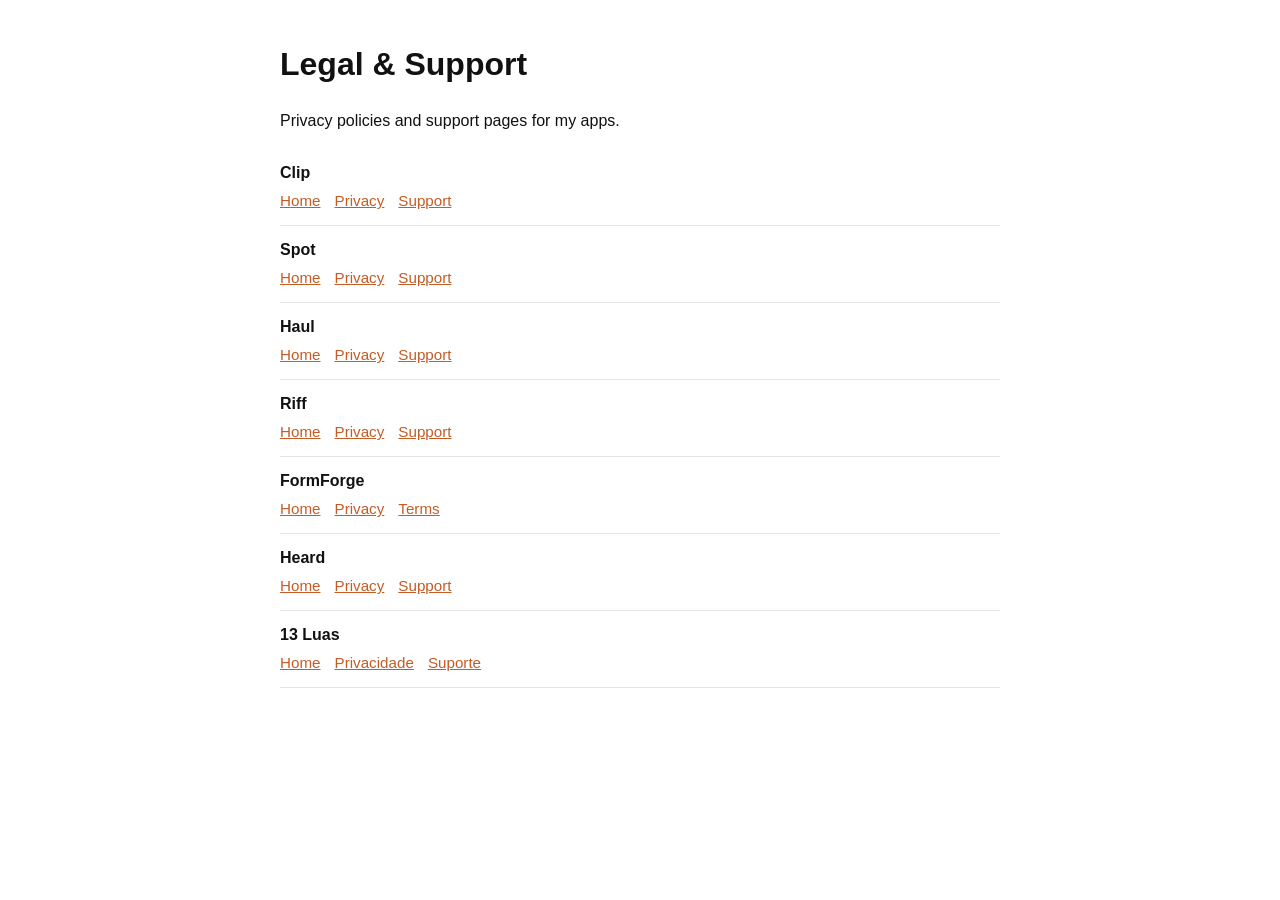
<file: index.html>
<!DOCTYPE html>
<html lang="en">
<head>
  <meta charset="utf-8" />
  <meta name="viewport" content="width=device-width, initial-scale=1" />
  <title>App Legal &amp; Support</title>
  <style>
    :root { color-scheme: light dark; }
    body { font-family: -apple-system, BlinkMacSystemFont, "Segoe UI", sans-serif;
           max-width: 720px; margin: 40px auto; padding: 0 20px; line-height: 1.5; color: #111; }
    a { color: #c45c26; }
    ul { list-style: none; padding: 0; }
    li { padding: 12px 0; border-bottom: 1px solid #e5e5e5; }
    .links a { margin-right: 14px; font-size: 0.95rem; }
    .name { font-weight: 600; display: block; margin-bottom: 4px; }
    @media (prefers-color-scheme: dark) {
      body { color: #eee; background: #111; }
      li { border-bottom-color: #333; }
    }
  </style>
</head>
<body>
  <h1>Legal &amp; Support</h1>
  <p>Privacy policies and support pages for my apps.</p>
  <ul>
    <li><span class="name">Clip</span><span class="links"><a href="clip/">Home</a><a href="clip/privacy.html">Privacy</a><a href="clip/support.html">Support</a></span></li>
    <li><span class="name">Spot</span><span class="links"><a href="spot/">Home</a><a href="spot/privacy/">Privacy</a><a href="spot/support/">Support</a></span></li>
    <li><span class="name">Haul</span><span class="links"><a href="haul/">Home</a><a href="haul/privacy.html">Privacy</a><a href="haul/support.html">Support</a></span></li>
    <li><span class="name">Riff</span><span class="links"><a href="riff/">Home</a><a href="riff/privacy.html">Privacy</a><a href="riff/support.html">Support</a></span></li>
    <li><span class="name">FormForge</span><span class="links"><a href="formforge/">Home</a><a href="formforge/privacy/">Privacy</a><a href="formforge/terms/">Terms</a></span></li>
    <li><span class="name">Heard</span><span class="links"><a href="heard/">Home</a><a href="heard/privacy.html">Privacy</a><a href="heard/support.html">Support</a></span></li>
    <li><span class="name">13 Luas</span><span class="links"><a href="treze-luas/">Home</a><a href="treze-luas/privacy.html">Privacidade</a><a href="treze-luas/support.html">Suporte</a></span></li>
  </ul>
</body>
</html>
</file>
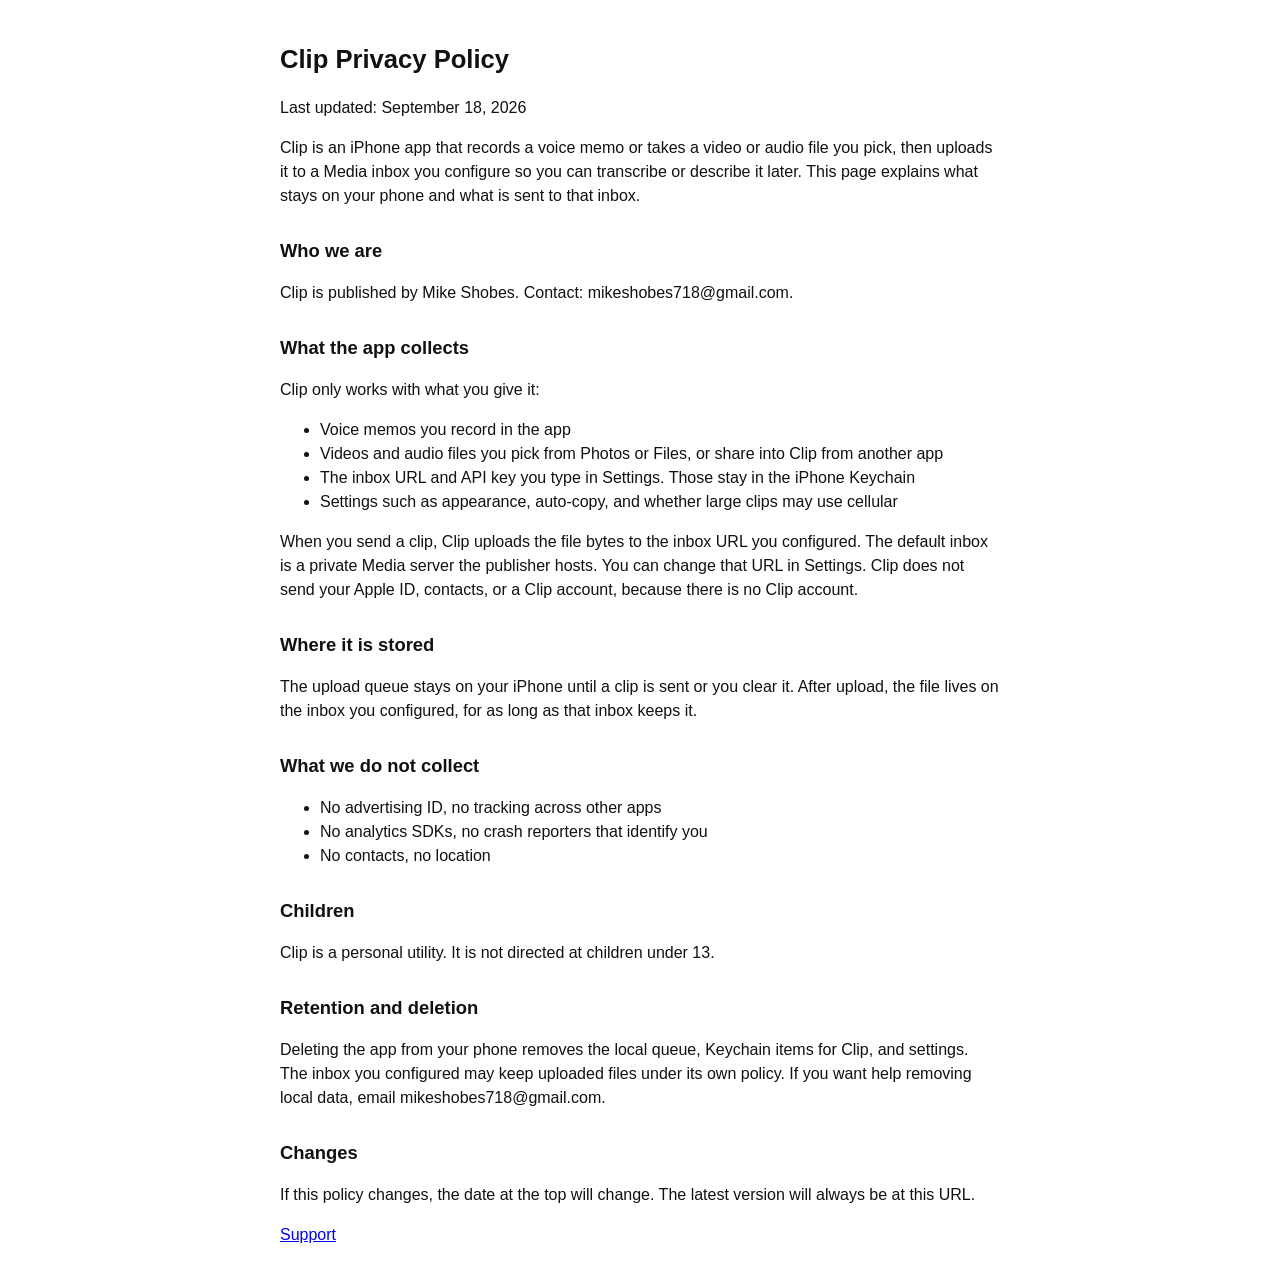
<file: clip/index.html>
<!DOCTYPE html>
<html lang="en">
<head>
  <meta charset="utf-8">
  <title>Clip</title>
  <meta http-equiv="refresh" content="0; url=./privacy.html">
</head>
<body>
  <p><a href="./privacy.html">Privacy Policy</a> · <a href="./support.html">Support</a></p>
</body>
</html>
</file>
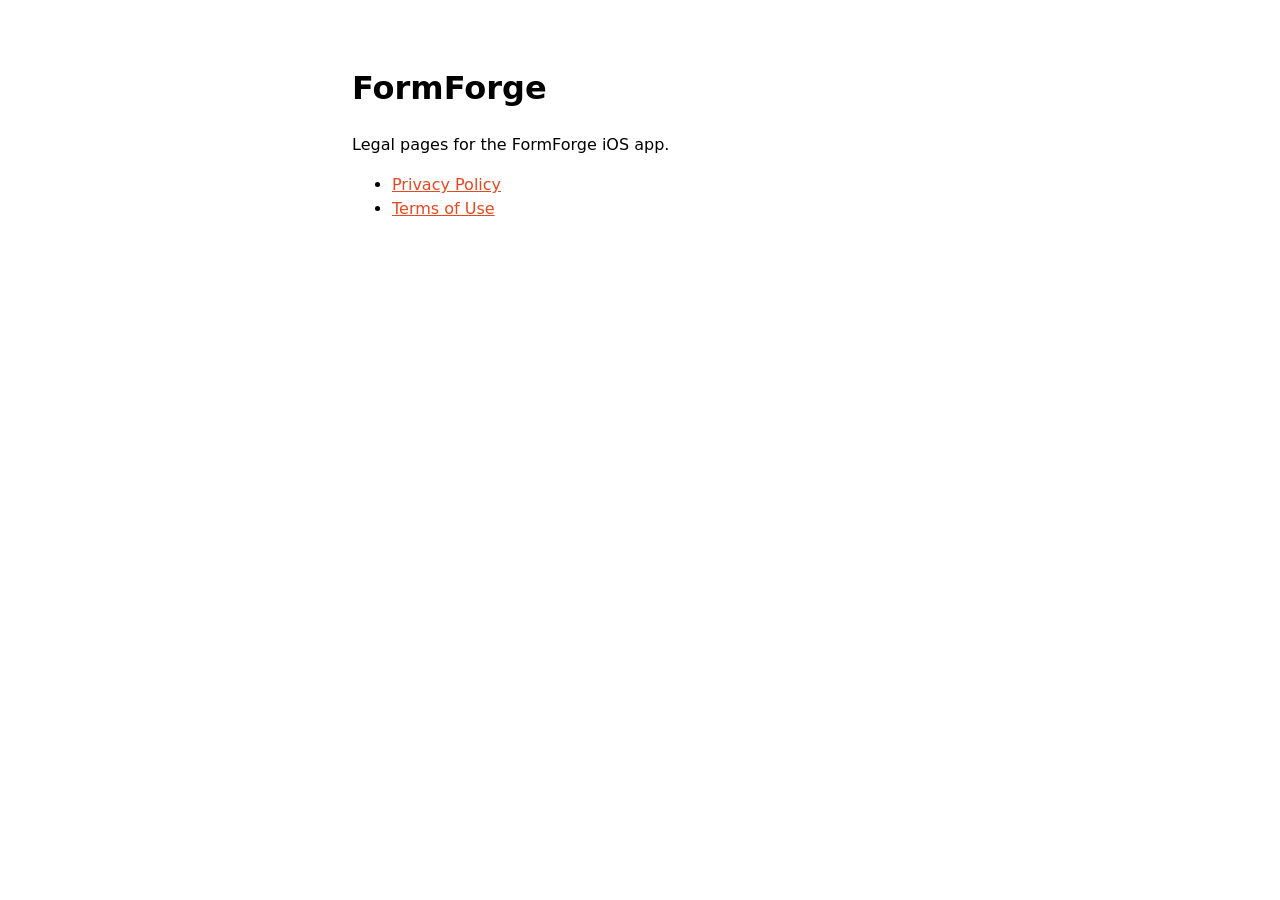
<file: formforge/index.html>
<!DOCTYPE html>
<html lang="en">
<head>
  <meta charset="utf-8" />
  <meta name="viewport" content="width=device-width, initial-scale=1" />
  <title>FormForge Legal</title>
  <style>
    body { font-family: ui-sans-serif, system-ui, -apple-system, sans-serif; max-width:36rem; margin:4rem auto; padding:0 1.25rem; line-height:1.5; }
    a { color:#e8481f; }
  </style>
</head>
<body>
  <h1>FormForge</h1>
  <p>Legal pages for the FormForge iOS app.</p>
  <ul>
    <li><a href="./privacy/">Privacy Policy</a></li>
    <li><a href="./terms/">Terms of Use</a></li>
  </ul>
</body>
</html>
</file>
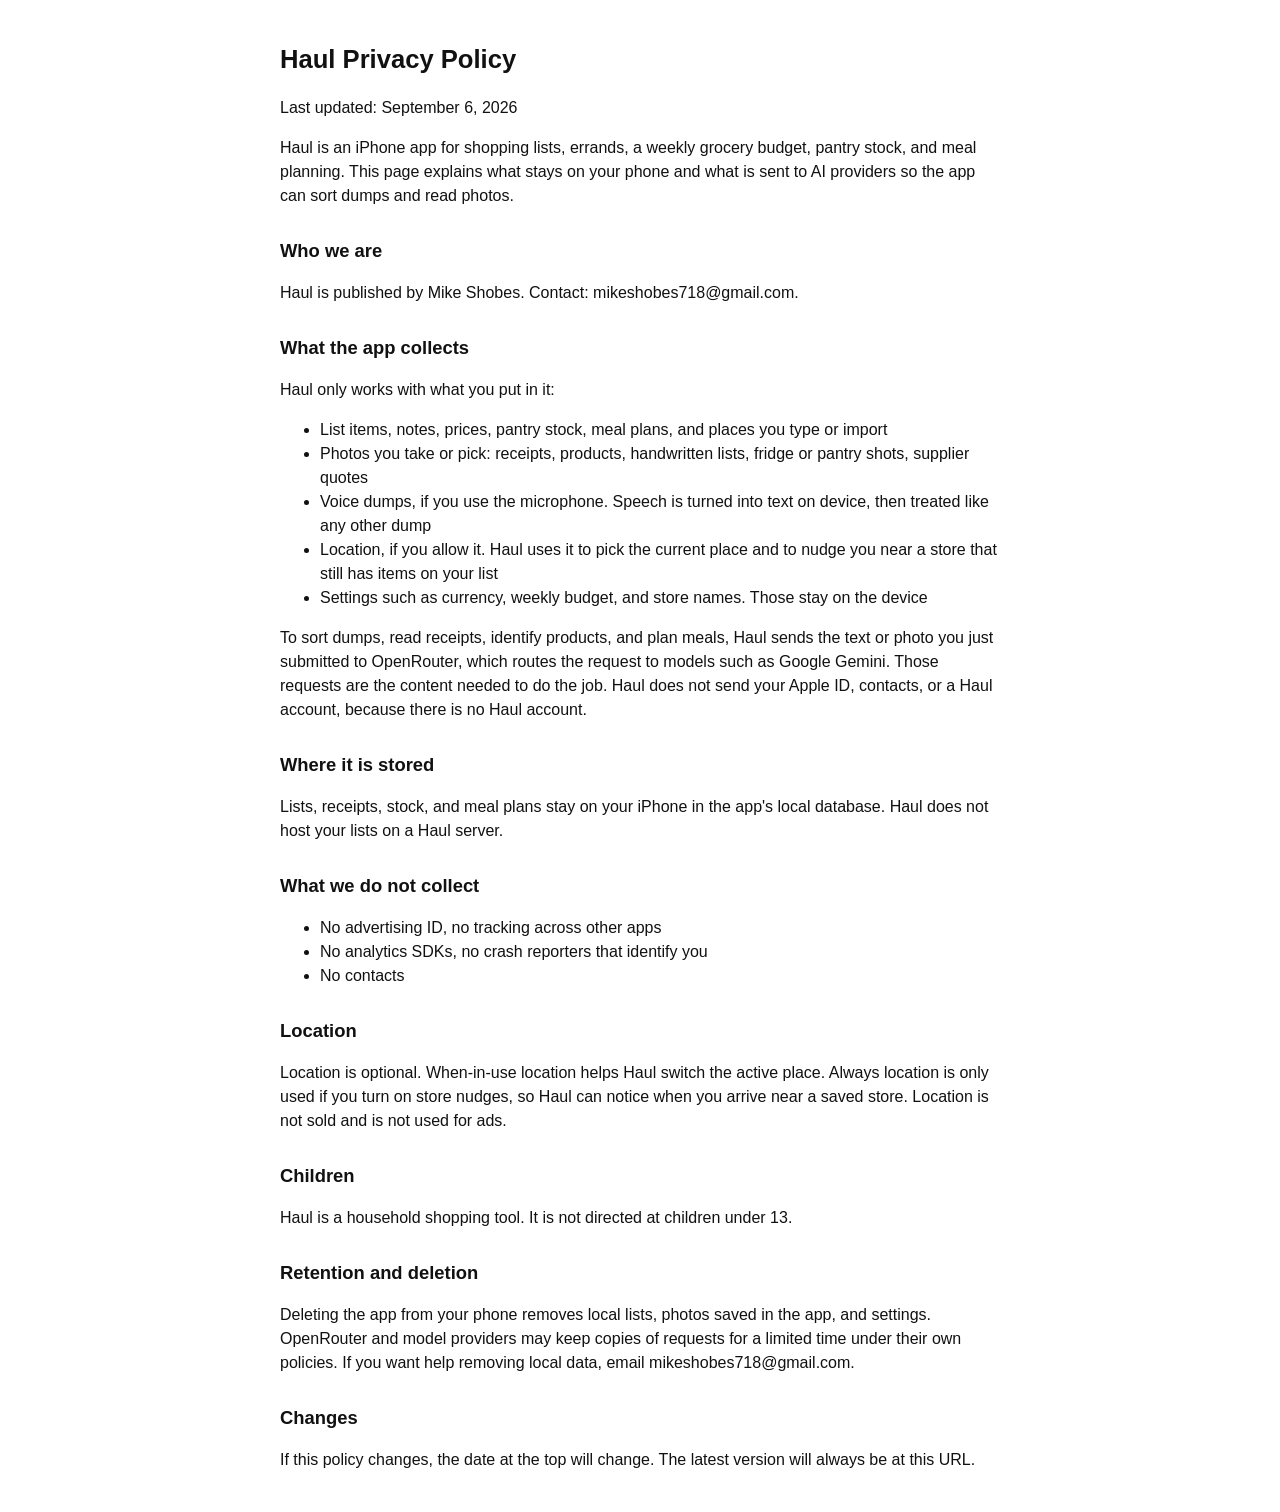
<file: haul/index.html>
<!DOCTYPE html>
<html lang="en">
<head>
  <meta charset="utf-8">
  <title>Haul</title>
  <meta http-equiv="refresh" content="0; url=./privacy.html">
</head>
<body>
  <p><a href="./privacy.html">Privacy Policy</a> · <a href="./support.html">Support</a></p>
</body>
</html>
</file>
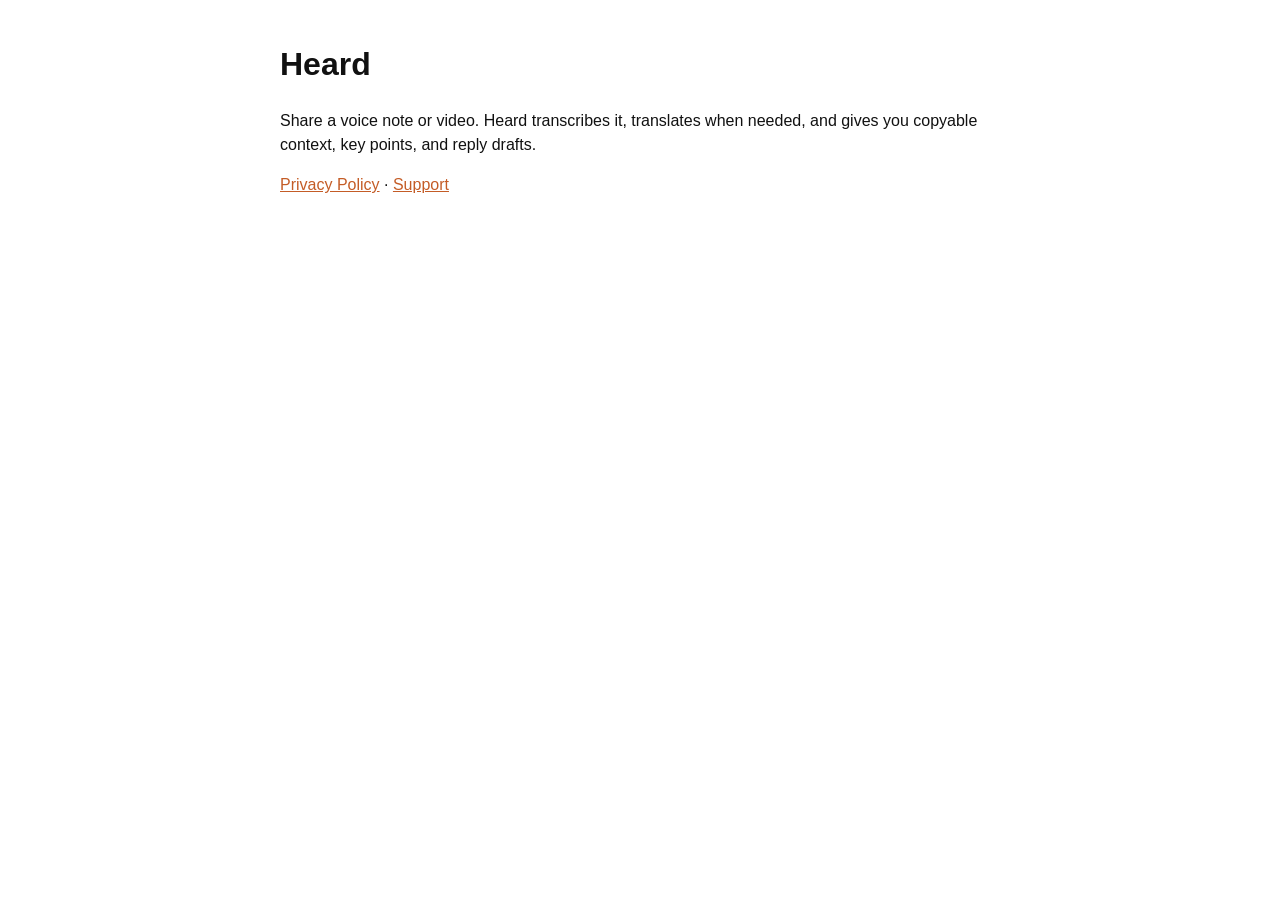
<file: heard/index.html>
<!DOCTYPE html>
<html lang="en">
<head>
  <meta charset="utf-8" />
  <meta name="viewport" content="width=device-width, initial-scale=1" />
  <title>Heard</title>
  <style>
    body { font-family: -apple-system, BlinkMacSystemFont, "Segoe UI", sans-serif; max-width: 720px; margin: 40px auto; padding: 0 20px; line-height: 1.5; color: #111; }
    a { color: #c45c26; }
  </style>
</head>
<body>
  <h1>Heard</h1>
  <p>Share a voice note or video. Heard transcribes it, translates when needed, and gives you copyable context, key points, and reply drafts.</p>
  <p>
    <a href="privacy.html">Privacy Policy</a>
    ·
    <a href="support.html">Support</a>
  </p>
</body>
</html>
</file>
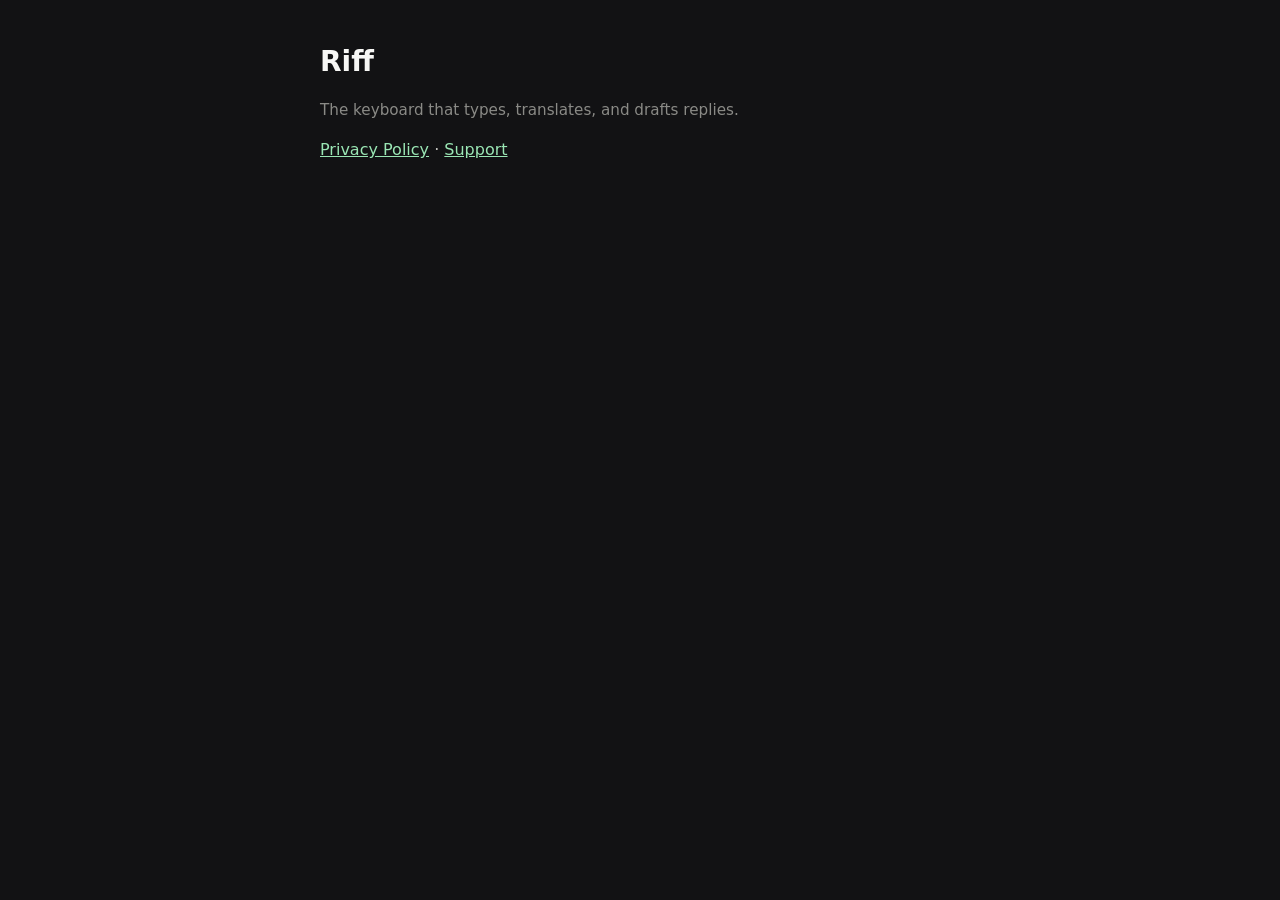
<file: riff/index.html>
<!DOCTYPE html>
<html lang="en">
<head>
  <meta charset="utf-8" />
  <meta name="viewport" content="width=device-width, initial-scale=1" />
  <title>Riff</title>
  <style>
    :root { color-scheme: dark; }
    body { margin: 0; font-family: ui-sans-serif, system-ui, -apple-system, sans-serif; background: #121214; color: #F7F7F5; line-height: 1.55; }
    main { max-width: 40rem; margin: 0 auto; padding: 2.5rem 1.25rem 4rem; }
    a { color: #9AE6B4; }
    h1 { font-size: 1.75rem; margin: 0 0 0.5rem; }
    p { color: #C5C5C0; }
    .muted { color: #8A8A86; font-size: 0.95rem; }
  </style>
</head>
<body>
  <main>
    <h1>Riff</h1>
    <p class="muted">The keyboard that types, translates, and drafts replies.</p>
    <p><a href="./privacy.html">Privacy Policy</a> · <a href="./support.html">Support</a></p>
  </main>
</body>
</html>
</file>
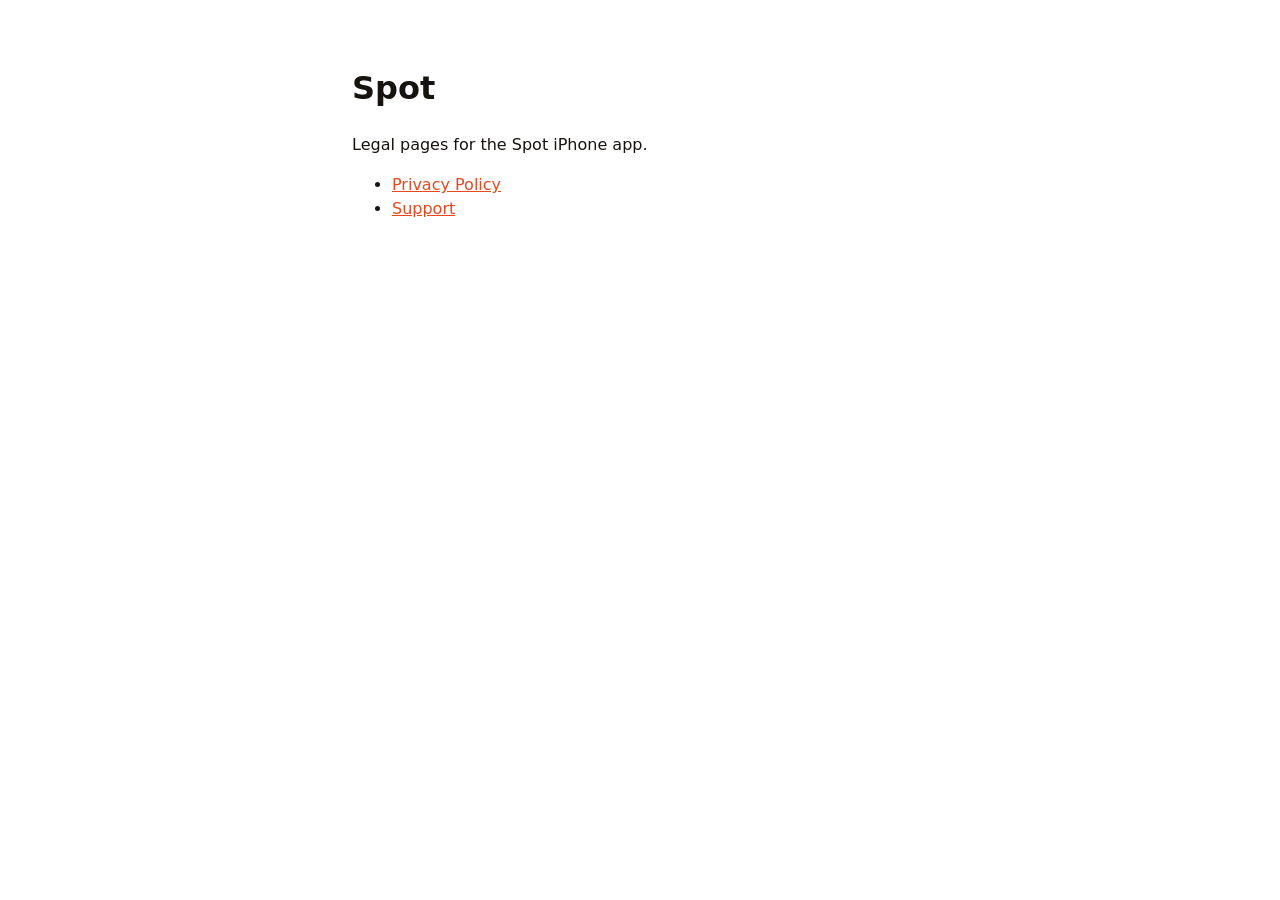
<file: spot/index.html>
<!DOCTYPE html>
<html lang="en">
<head>
  <meta charset="utf-8" />
  <meta name="viewport" content="width=device-width, initial-scale=1" />
  <title>Spot Legal</title>
  <style>
    body { font-family: ui-sans-serif, system-ui, -apple-system, sans-serif; max-width: 36rem; margin: 4rem auto; padding: 0 1.25rem; line-height: 1.5; color: #171410; }
    a { color: #e8481f; }
  </style>
</head>
<body>
  <h1>Spot</h1>
  <p>Legal pages for the Spot iPhone app.</p>
  <ul>
    <li><a href="./privacy/">Privacy Policy</a></li>
    <li><a href="./support/">Support</a></li>
  </ul>
</body>
</html>
</file>
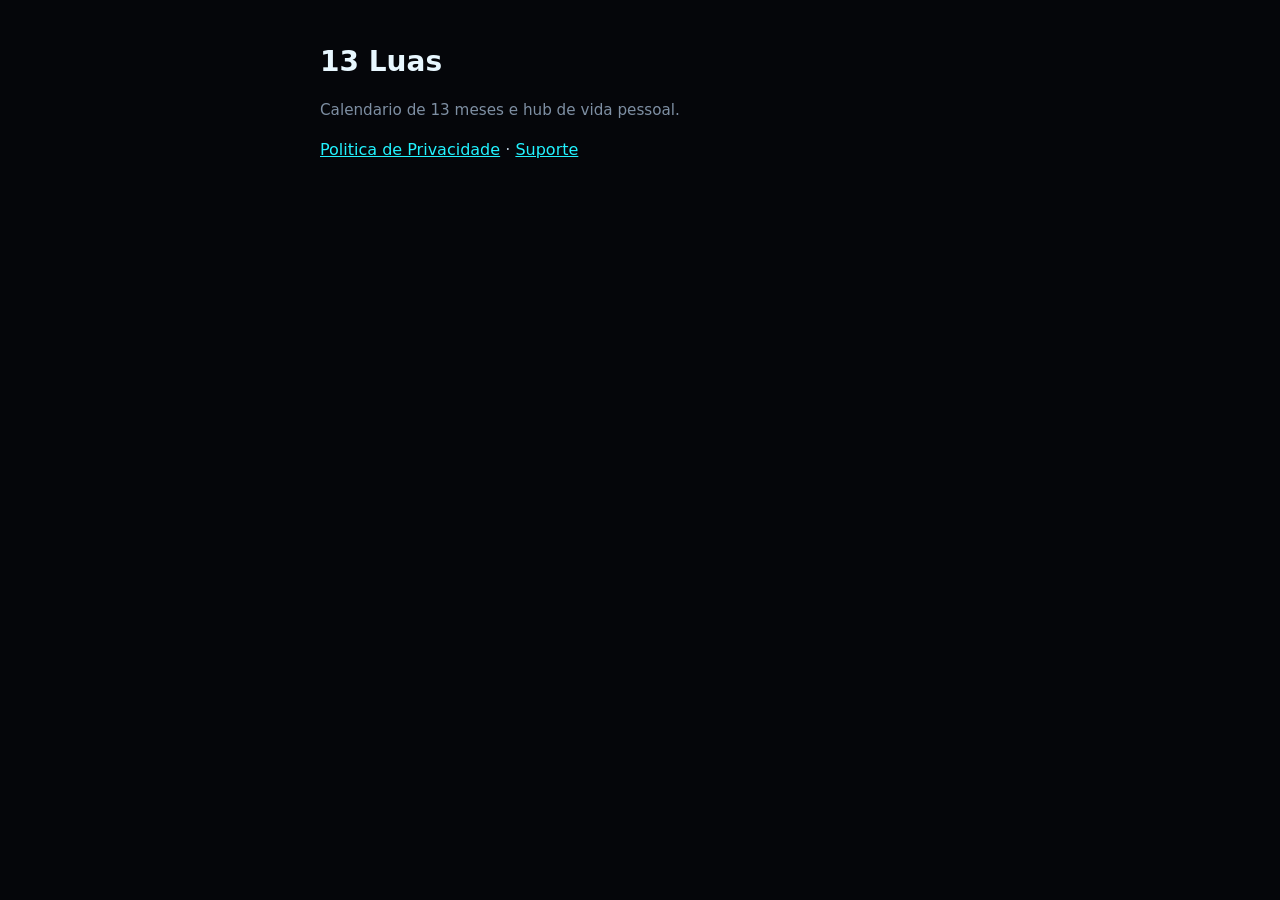
<file: treze-luas/index.html>
<!DOCTYPE html>
<html lang="pt-BR">
<head>
  <meta charset="utf-8" />
  <meta name="viewport" content="width=device-width, initial-scale=1" />
  <title>13 Luas</title>
  <style>
    :root { color-scheme: dark; }
    body { margin: 0; font-family: ui-sans-serif, system-ui, -apple-system, Segoe UI, sans-serif; background: #05060A; color: #E8F7FF; line-height: 1.55; }
    main { max-width: 40rem; margin: 0 auto; padding: 2.5rem 1.25rem 4rem; }
    a { color: #22F3FF; }
    h1 { font-size: 1.75rem; margin: 0 0 0.5rem; }
    h2 { font-size: 1.15rem; margin: 2rem 0 0.5rem; color: #A8FF3D; }
    p, li { color: #B7C7D6; }
    .muted { color: #7E8FA3; font-size: 0.95rem; }
  </style>
</head>
<body>
  <main>
    <h1>13 Luas</h1>
    <p class="muted">Calendario de 13 meses e hub de vida pessoal.</p>
    <p><a href="./privacy.html">Politica de Privacidade</a> · <a href="./support.html">Suporte</a></p>
  </main>
</body>
</html>
</file>
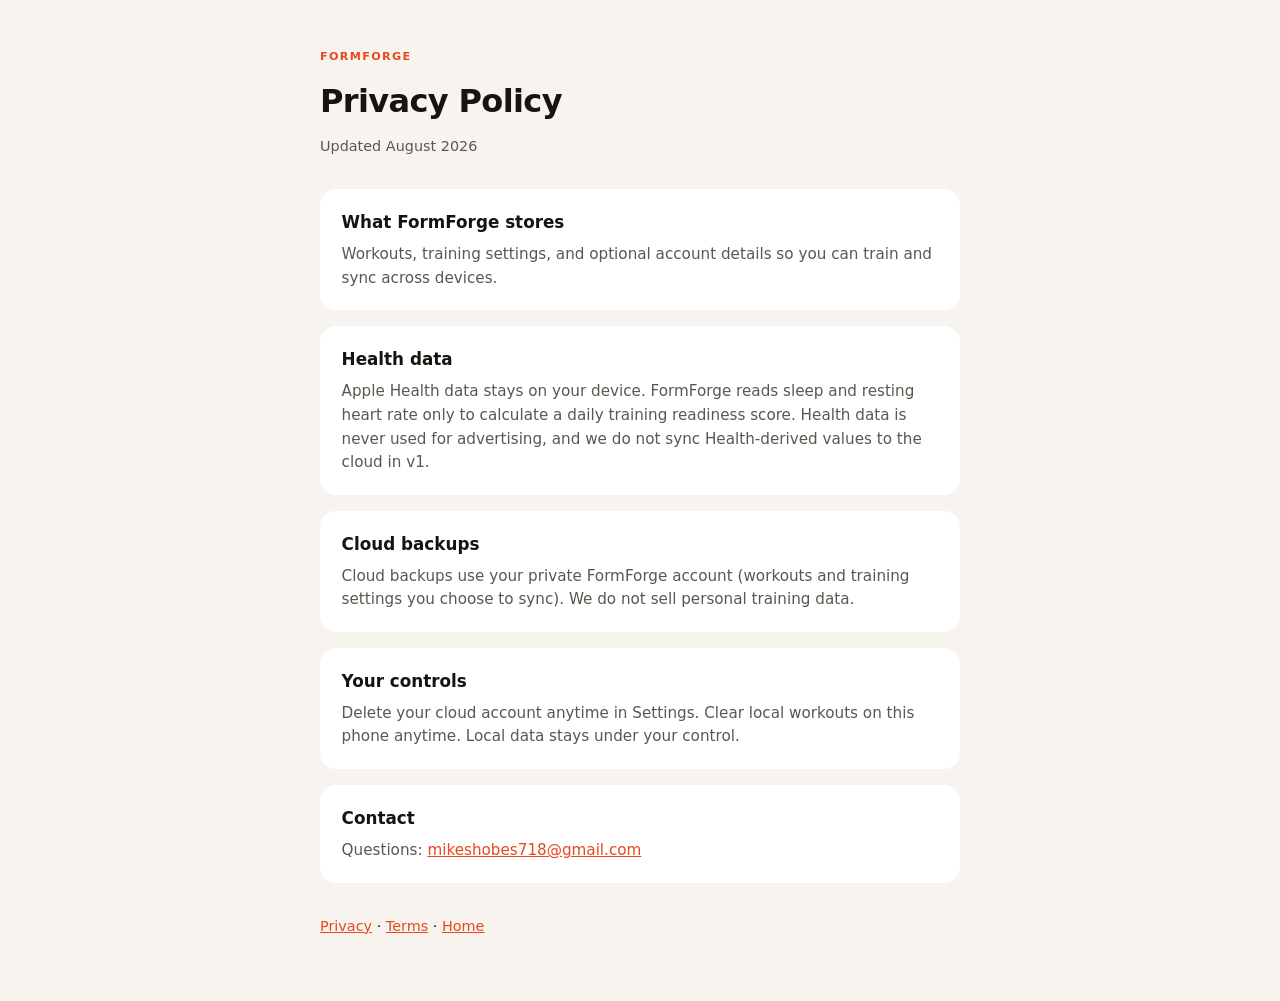
<file: formforge/privacy/index.html>
<!DOCTYPE html>
<html lang="en">
<head>
  <meta charset="utf-8" />
  <meta name="viewport" content="width=device-width, initial-scale=1" />
  <title>Privacy Policy · FormForge</title>
  <style>
    :root { color-scheme: light dark; --bg:#0f1115; --fg:#f4f1ea; --muted:#a8a29a; --card:#1a1d24; --accent:#ff6b4a; }
    @media (prefers-color-scheme: light) {
      :root { --bg:#f7f4ef; --fg:#171410; --muted:#5c564e; --card:#ffffff; --accent:#e8481f; }
    }
    body { margin:0; font-family: ui-sans-serif, system-ui, -apple-system, Segoe UI, sans-serif; background:var(--bg); color:var(--fg); line-height:1.55; }
    main { max-width:40rem; margin:0 auto; padding:3rem 1.25rem 4rem; }
    .brand { letter-spacing:.12em; text-transform:uppercase; font-size:.7rem; font-weight:800; color:var(--accent); margin:0 0 .75rem; }
    h1 { font-size:2rem; margin:0 0 .5rem; letter-spacing:-.02em; }
    .updated { color:var(--muted); margin:0 0 2rem; font-size:.9rem; }
    section { background:var(--card); border-radius:1rem; padding:1.25rem 1.35rem; margin:0 0 1rem; }
    h2 { font-size:1.05rem; margin:0 0 .5rem; }
    p { margin:0; color:var(--muted); font-size:.95rem; }
    a { color:var(--accent); }
    nav { margin-top:2rem; font-size:.9rem; }
  </style>
</head>
<body>
  <main>
    <p class="brand">FormForge</p>
    <h1>Privacy Policy</h1>
    <p class="updated">Updated August 2026</p>
    <section>
      <h2>What FormForge stores</h2>
      <p>Workouts, training settings, and optional account details so you can train and sync across devices.</p>
    </section>
    <section>
      <h2>Health data</h2>
      <p>Apple Health data stays on your device. FormForge reads sleep and resting heart rate only to calculate a daily training readiness score. Health data is never used for advertising, and we do not sync Health-derived values to the cloud in v1.</p>
    </section>
    <section>
      <h2>Cloud backups</h2>
      <p>Cloud backups use your private FormForge account (workouts and training settings you choose to sync). We do not sell personal training data.</p>
    </section>
    <section>
      <h2>Your controls</h2>
      <p>Delete your cloud account anytime in Settings. Clear local workouts on this phone anytime. Local data stays under your control.</p>
    </section>
    <section>
      <h2>Contact</h2>
      <p>Questions: <a href="mailto:mikeshobes718@gmail.com">mikeshobes718@gmail.com</a></p>
    </section>
    <nav>
      <a href="../privacy/">Privacy</a> ·
      <a href="../terms/">Terms</a> ·
      <a href="../">Home</a>
    </nav>
  </main>
</body>
</html>
</file>
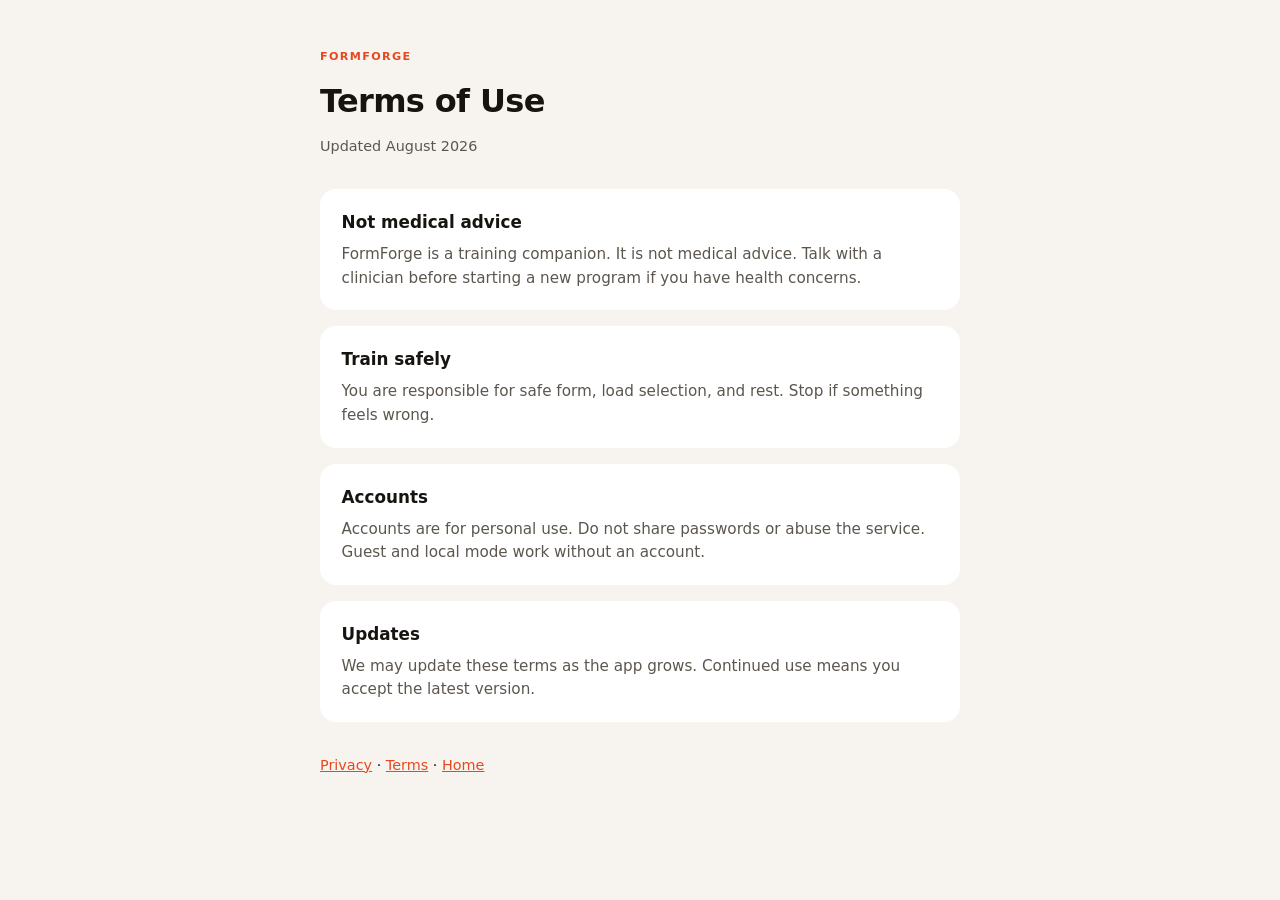
<file: formforge/terms/index.html>
<!DOCTYPE html>
<html lang="en">
<head>
  <meta charset="utf-8" />
  <meta name="viewport" content="width=device-width, initial-scale=1" />
  <title>Terms of Use · FormForge</title>
  <style>
    :root { color-scheme: light dark; --bg:#0f1115; --fg:#f4f1ea; --muted:#a8a29a; --card:#1a1d24; --accent:#ff6b4a; }
    @media (prefers-color-scheme: light) {
      :root { --bg:#f7f4ef; --fg:#171410; --muted:#5c564e; --card:#ffffff; --accent:#e8481f; }
    }
    body { margin:0; font-family: ui-sans-serif, system-ui, -apple-system, Segoe UI, sans-serif; background:var(--bg); color:var(--fg); line-height:1.55; }
    main { max-width:40rem; margin:0 auto; padding:3rem 1.25rem 4rem; }
    .brand { letter-spacing:.12em; text-transform:uppercase; font-size:.7rem; font-weight:800; color:var(--accent); margin:0 0 .75rem; }
    h1 { font-size:2rem; margin:0 0 .5rem; letter-spacing:-.02em; }
    .updated { color:var(--muted); margin:0 0 2rem; font-size:.9rem; }
    section { background:var(--card); border-radius:1rem; padding:1.25rem 1.35rem; margin:0 0 1rem; }
    h2 { font-size:1.05rem; margin:0 0 .5rem; }
    p { margin:0; color:var(--muted); font-size:.95rem; }
    a { color:var(--accent); }
    nav { margin-top:2rem; font-size:.9rem; }
  </style>
</head>
<body>
  <main>
    <p class="brand">FormForge</p>
    <h1>Terms of Use</h1>
    <p class="updated">Updated August 2026</p>
    <section>
      <h2>Not medical advice</h2>
      <p>FormForge is a training companion. It is not medical advice. Talk with a clinician before starting a new program if you have health concerns.</p>
    </section>
    <section>
      <h2>Train safely</h2>
      <p>You are responsible for safe form, load selection, and rest. Stop if something feels wrong.</p>
    </section>
    <section>
      <h2>Accounts</h2>
      <p>Accounts are for personal use. Do not share passwords or abuse the service. Guest and local mode work without an account.</p>
    </section>
    <section>
      <h2>Updates</h2>
      <p>We may update these terms as the app grows. Continued use means you accept the latest version.</p>
    </section>
    <nav>
      <a href="../privacy/">Privacy</a> ·
      <a href="../terms/">Terms</a> ·
      <a href="../">Home</a>
    </nav>
  </main>
</body>
</html>
</file>
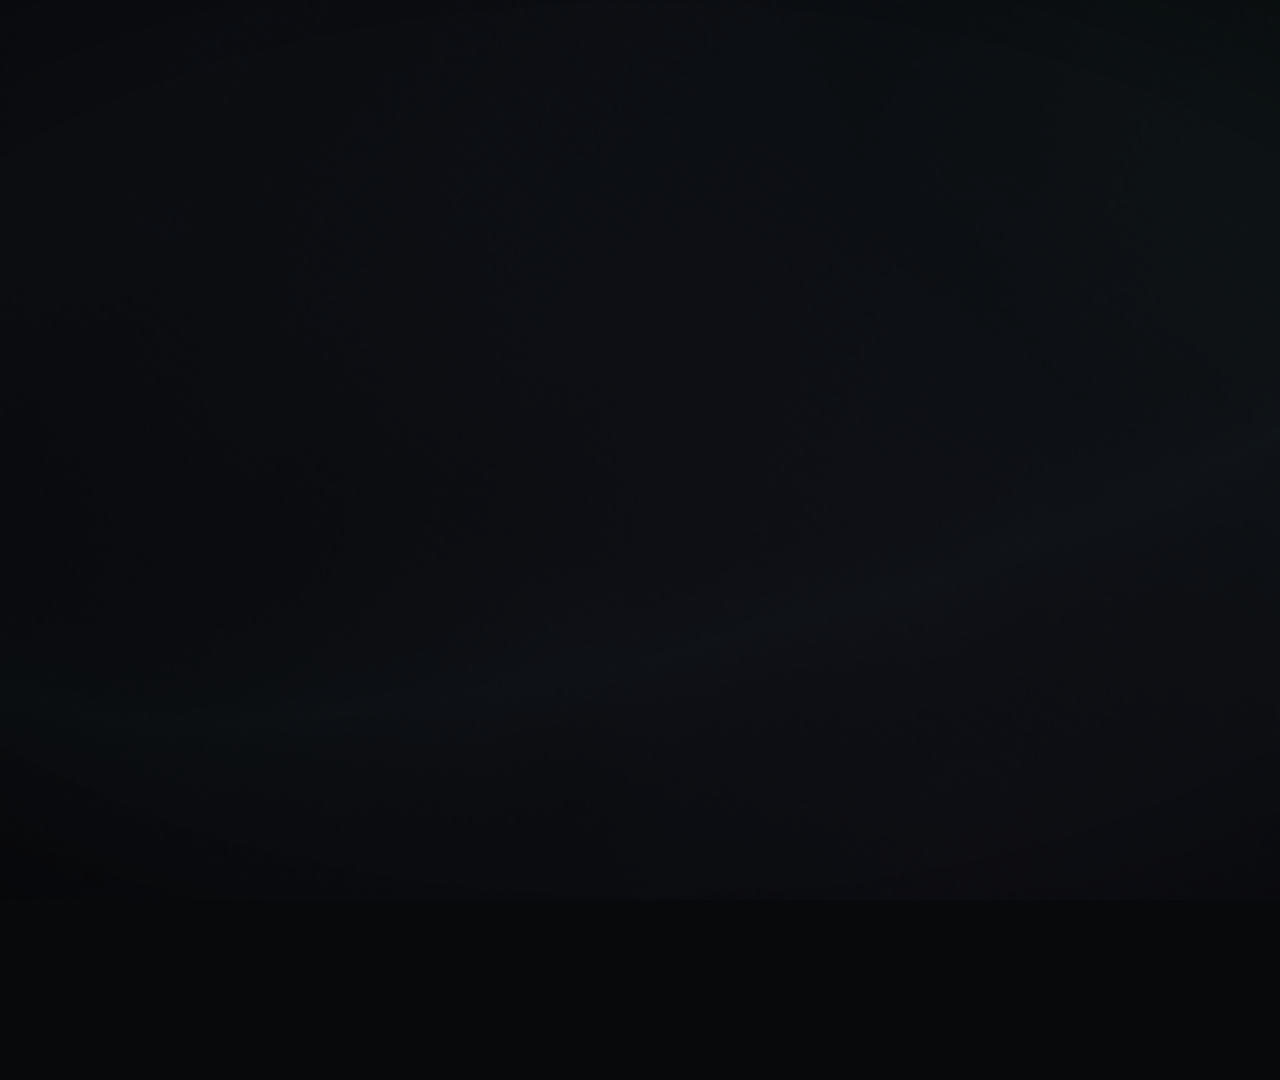
<file: promo/src/index.html>
<!doctype html>
<html lang="en">
<head>
<meta charset="utf-8">
<title>Berth promo</title>
<link rel="stylesheet" href="style.css">
</head>
<body>
<div id="stage">
  <canvas id="bg"></canvas>
  <div id="world"></div>
  <div id="flash"></div>
  <div id="vignette"></div>
  <div id="hud">
    <div class="corner a"></div><div class="corner b"></div><div class="corner c"></div><div class="corner d"></div>
    <div class="c tl"><span class="dot"></span><span class="tx">Berth</span></div>
    <div class="c tr"><span class="tx">api.atberth.com/v1</span></div>
    <div class="c bl"><span class="tx">Host your app or your site</span></div>
    <div class="c br"><span class="tc">00:00:00</span></div>
  </div>
</div>
<script src="engine.js"></script>
<script src="kit.js"></script>
<script src="scenes-a.js"></script>
<script src="scenes-b.js"></script>
<script>window.__boot().catch(e => { window.__error = String(e && e.stack || e); console.error(e); });</script>
</body>
</html>
</file>
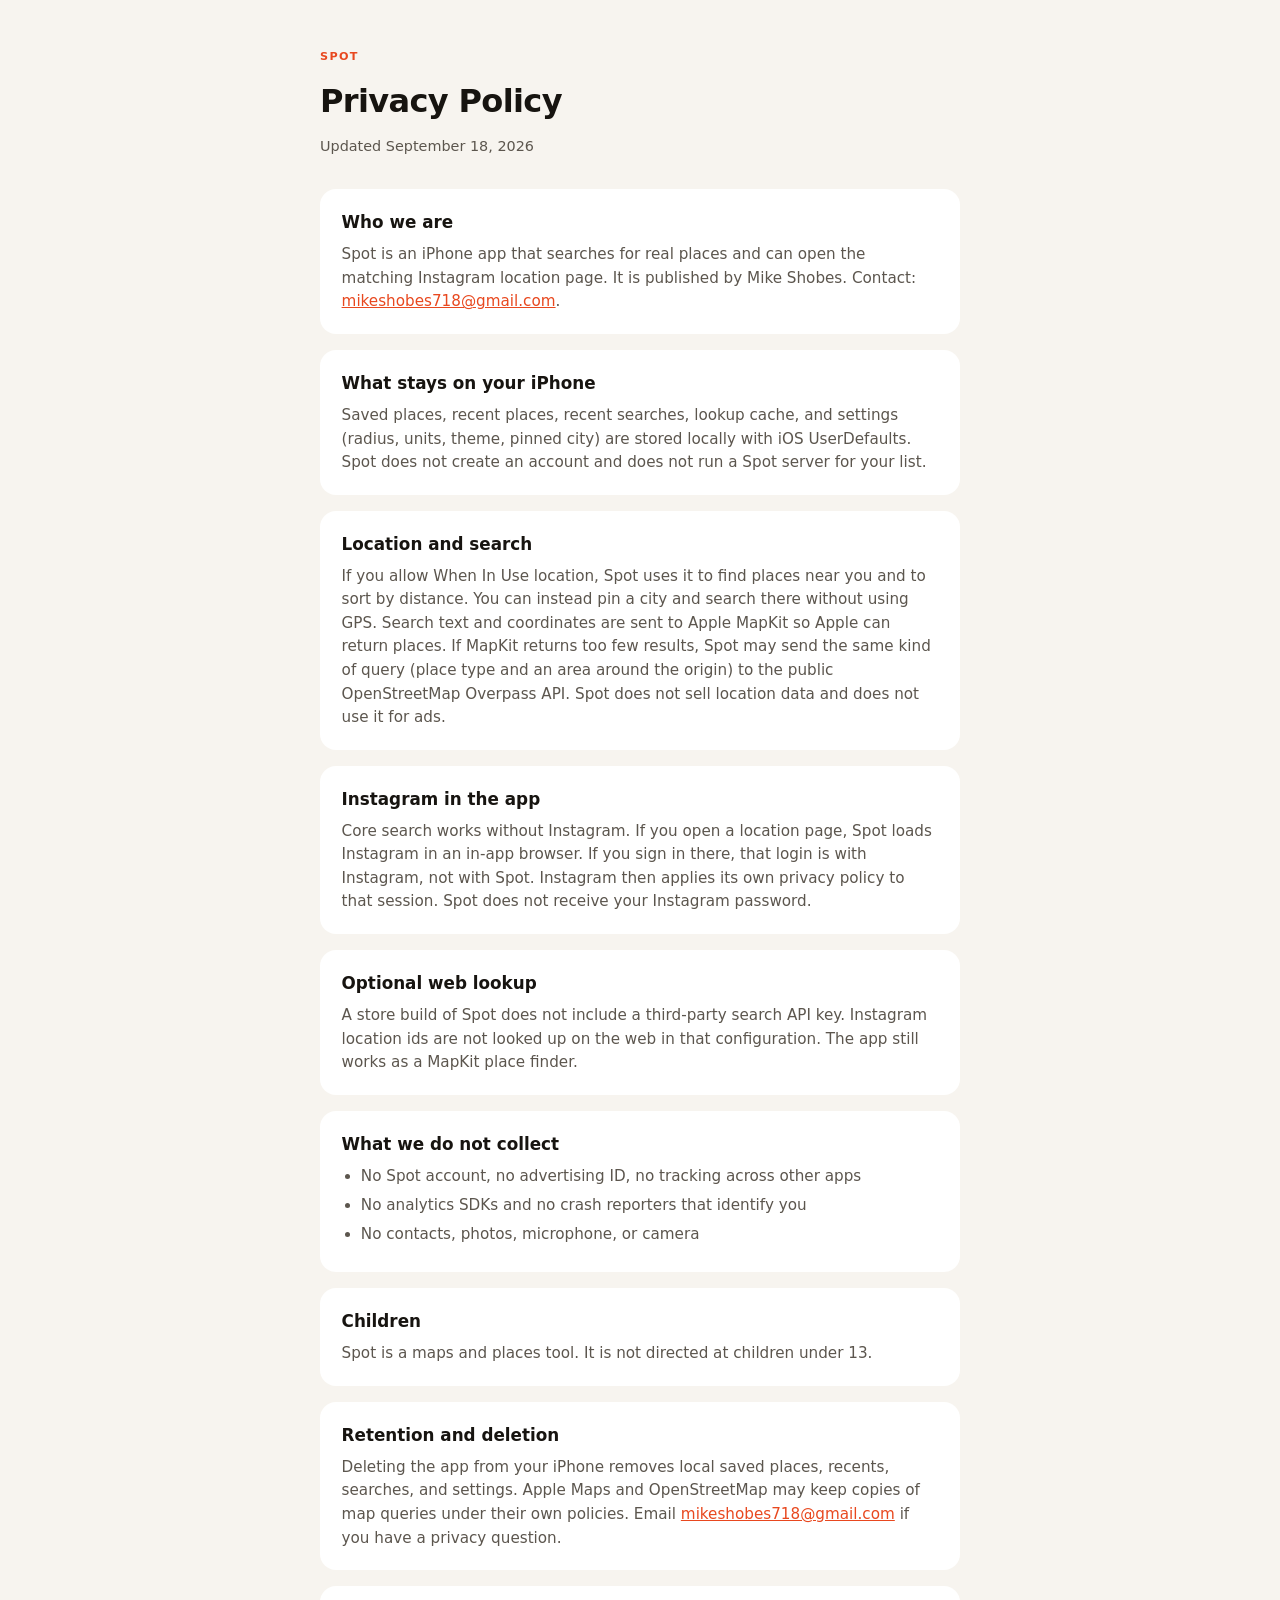
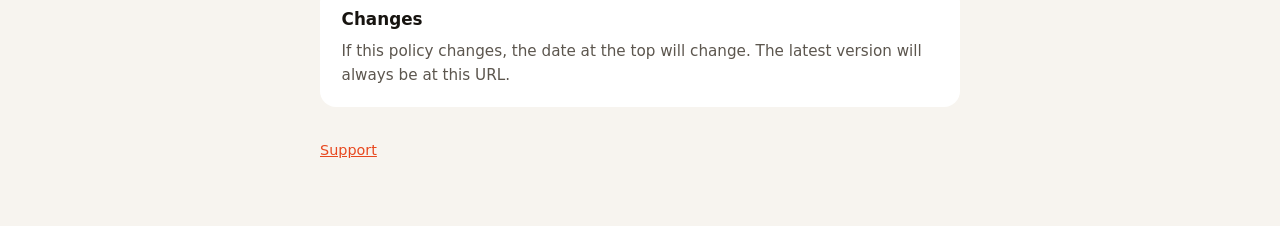
<file: spot/privacy/index.html>
<!DOCTYPE html>
<html lang="en">
<head>
  <meta charset="utf-8" />
  <meta name="viewport" content="width=device-width, initial-scale=1" />
  <title>Privacy Policy · Spot</title>
  <style>
    :root { color-scheme: light dark; --bg:#0f1115; --fg:#f4f1ea; --muted:#a8a29a; --card:#1a1d24; --accent:#ff6b4a; }
    @media (prefers-color-scheme: light) {
      :root { --bg:#f7f4ef; --fg:#171410; --muted:#5c564e; --card:#ffffff; --accent:#e8481f; }
    }
    body { margin:0; font-family: ui-sans-serif, system-ui, -apple-system, sans-serif; background:var(--bg); color:var(--fg); line-height:1.55; }
    main { max-width:40rem; margin:0 auto; padding:3rem 1.25rem 4rem; }
    .brand { letter-spacing:.12em; text-transform:uppercase; font-size:.7rem; font-weight:800; color:var(--accent); margin:0 0 .75rem; }
    h1 { font-size:2rem; margin:0 0 .5rem; letter-spacing:-.02em; }
    .updated { color:var(--muted); margin:0 0 2rem; font-size:.9rem; }
    section { background:var(--card); border-radius:1rem; padding:1.25rem 1.35rem; margin:0 0 1rem; }
    h2 { font-size:1.05rem; margin:0 0 .5rem; }
    p, li { margin:0; color:var(--muted); font-size:.95rem; }
    ul { margin:.5rem 0 0; padding-left:1.2rem; }
    li { margin:.35rem 0; }
    a { color:var(--accent); }
    nav { margin-top:2rem; font-size:.9rem; }
  </style>
</head>
<body>
  <main>
    <p class="brand">Spot</p>
    <h1>Privacy Policy</h1>
    <p class="updated">Updated September 18, 2026</p>

    <section>
      <h2>Who we are</h2>
      <p>Spot is an iPhone app that searches for real places and can open the matching Instagram location page. It is published by Mike Shobes. Contact: <a href="mailto:mikeshobes718@gmail.com">mikeshobes718@gmail.com</a>.</p>
    </section>

    <section>
      <h2>What stays on your iPhone</h2>
      <p>Saved places, recent places, recent searches, lookup cache, and settings (radius, units, theme, pinned city) are stored locally with iOS UserDefaults. Spot does not create an account and does not run a Spot server for your list.</p>
    </section>

    <section>
      <h2>Location and search</h2>
      <p>If you allow When In Use location, Spot uses it to find places near you and to sort by distance. You can instead pin a city and search there without using GPS. Search text and coordinates are sent to Apple MapKit so Apple can return places. If MapKit returns too few results, Spot may send the same kind of query (place type and an area around the origin) to the public OpenStreetMap Overpass API. Spot does not sell location data and does not use it for ads.</p>
    </section>

    <section>
      <h2>Instagram in the app</h2>
      <p>Core search works without Instagram. If you open a location page, Spot loads Instagram in an in-app browser. If you sign in there, that login is with Instagram, not with Spot. Instagram then applies its own privacy policy to that session. Spot does not receive your Instagram password.</p>
    </section>

    <section>
      <h2>Optional web lookup</h2>
      <p>A store build of Spot does not include a third-party search API key. Instagram location ids are not looked up on the web in that configuration. The app still works as a MapKit place finder.</p>
    </section>

    <section>
      <h2>What we do not collect</h2>
      <ul>
        <li>No Spot account, no advertising ID, no tracking across other apps</li>
        <li>No analytics SDKs and no crash reporters that identify you</li>
        <li>No contacts, photos, microphone, or camera</li>
      </ul>
    </section>

    <section>
      <h2>Children</h2>
      <p>Spot is a maps and places tool. It is not directed at children under 13.</p>
    </section>

    <section>
      <h2>Retention and deletion</h2>
      <p>Deleting the app from your iPhone removes local saved places, recents, searches, and settings. Apple Maps and OpenStreetMap may keep copies of map queries under their own policies. Email <a href="mailto:mikeshobes718@gmail.com">mikeshobes718@gmail.com</a> if you have a privacy question.</p>
    </section>

    <section>
      <h2>Changes</h2>
      <p>If this policy changes, the date at the top will change. The latest version will always be at this URL.</p>
    </section>

    <nav><a href="../support/">Support</a></nav>
  </main>
</body>
</html>
</file>
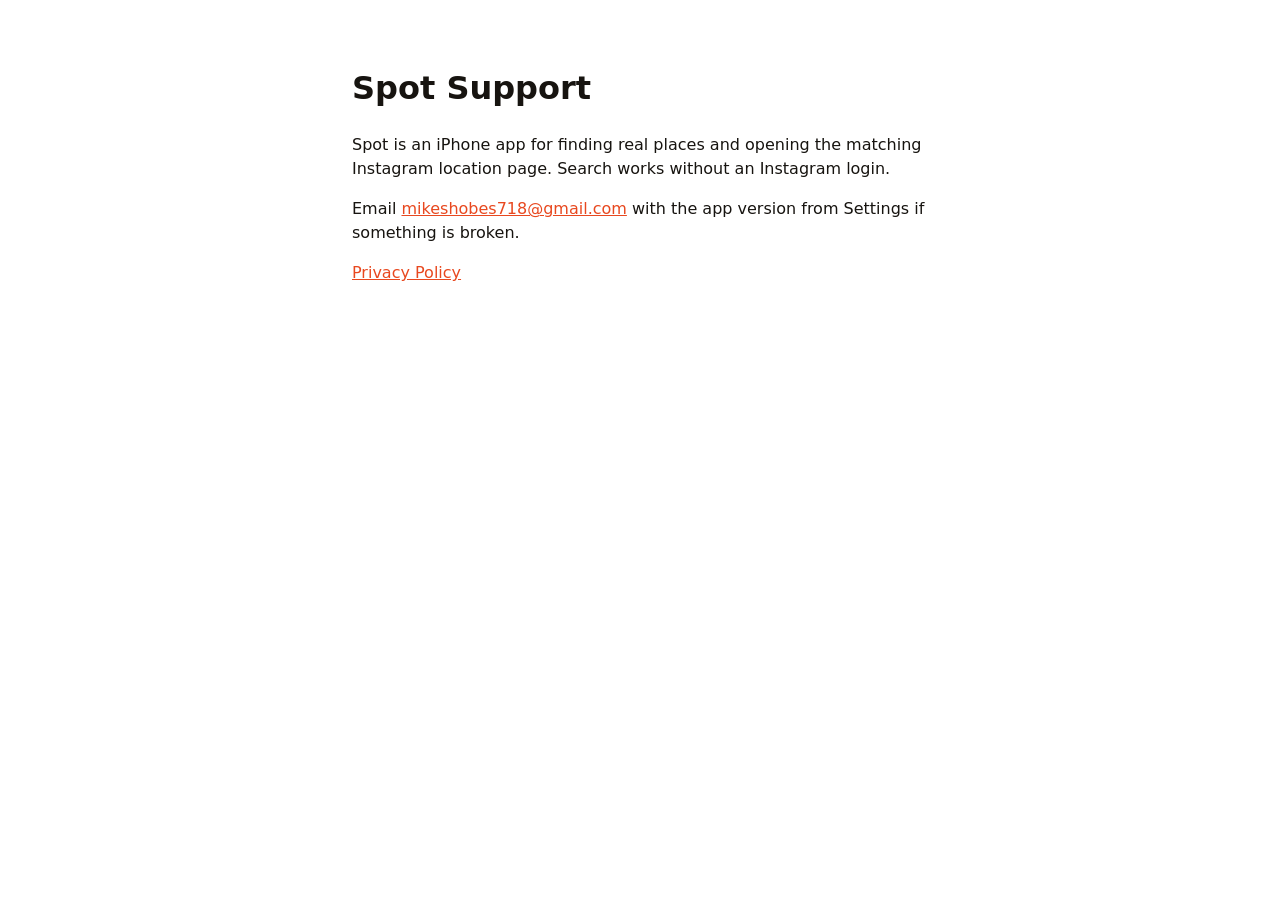
<file: spot/support/index.html>
<!DOCTYPE html>
<html lang="en">
<head>
  <meta charset="utf-8" />
  <meta name="viewport" content="width=device-width, initial-scale=1" />
  <title>Support · Spot</title>
  <style>
    body { font-family: ui-sans-serif, system-ui, -apple-system, sans-serif; max-width: 36rem; margin: 4rem auto; padding: 0 1.25rem; line-height: 1.5; color: #171410; }
    a { color: #e8481f; }
  </style>
</head>
<body>
  <h1>Spot Support</h1>
  <p>Spot is an iPhone app for finding real places and opening the matching Instagram location page. Search works without an Instagram login.</p>
  <p>Email <a href="mailto:mikeshobes718@gmail.com">mikeshobes718@gmail.com</a> with the app version from Settings if something is broken.</p>
  <p><a href="../privacy/">Privacy Policy</a></p>
</body>
</html>
</file>
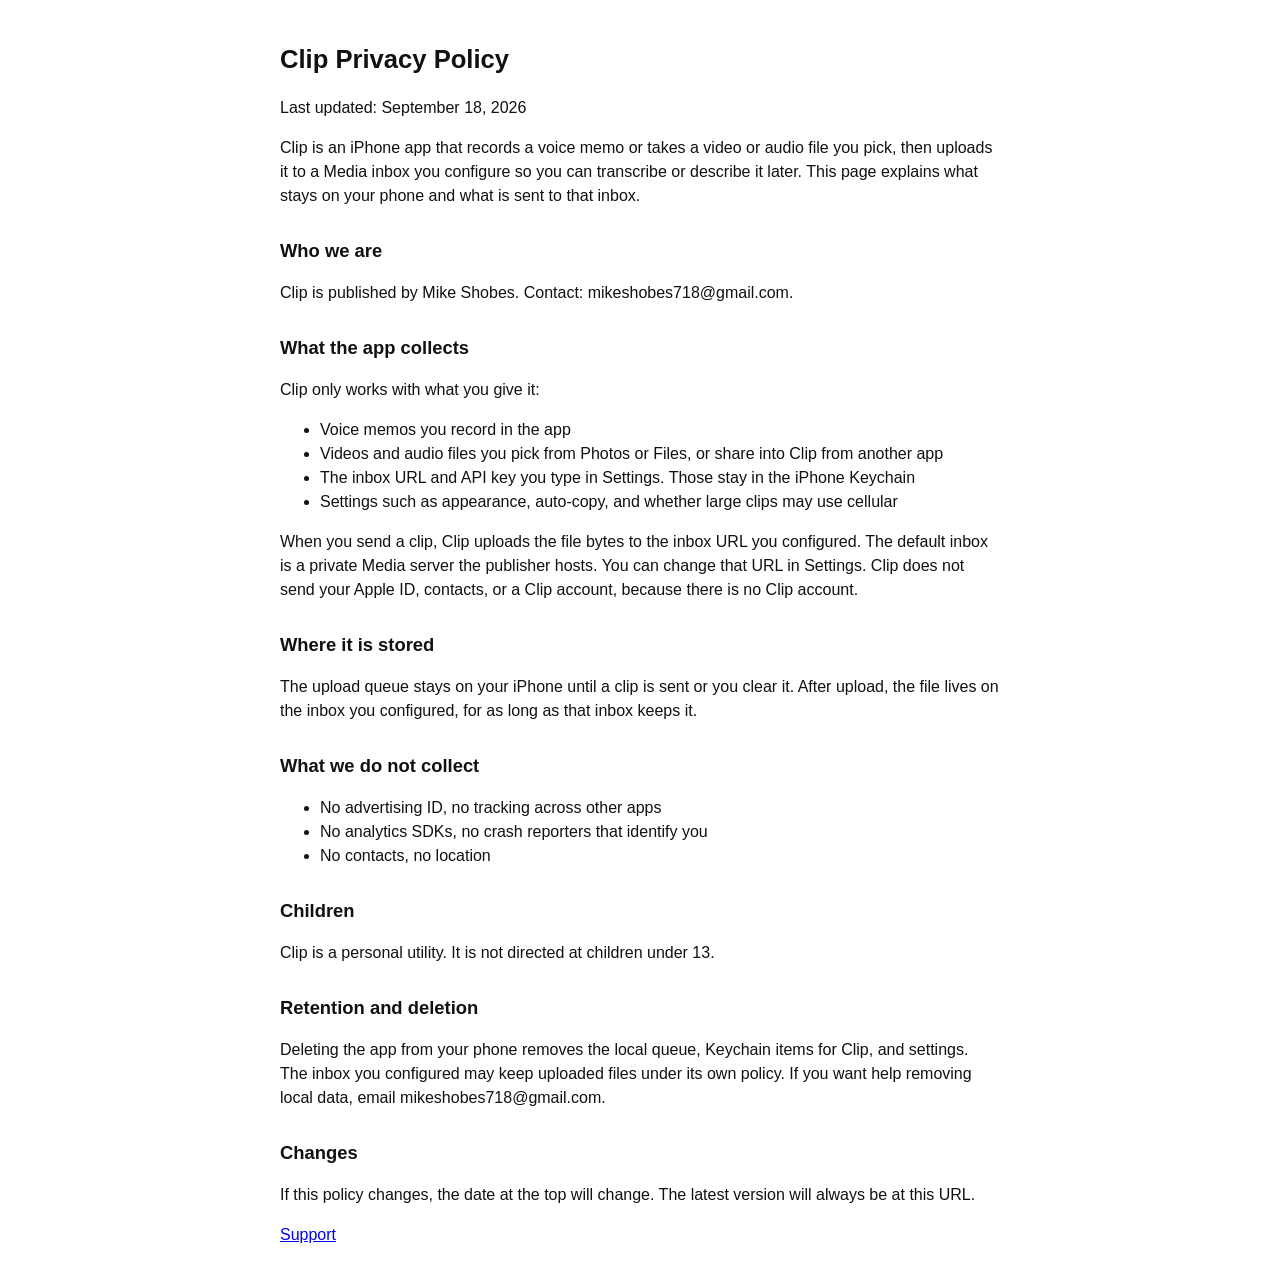
<file: clip/privacy.html>
<!DOCTYPE html>
<html lang="en">
<head>
  <meta charset="utf-8">
  <meta name="viewport" content="width=device-width, initial-scale=1">
  <title>Clip Privacy Policy</title>
  <style>
    body { font-family: -apple-system, BlinkMacSystemFont, sans-serif; max-width: 720px; margin: 40px auto; padding: 0 20px; line-height: 1.5; color: #111; }
    h1 { font-size: 1.6rem; }
    h2 { font-size: 1.15rem; margin-top: 1.6em; }
  </style>
</head>
<body>
  <h1>Clip Privacy Policy</h1>
  <p>Last updated: September 18, 2026</p>
  <p>Clip is an iPhone app that records a voice memo or takes a video or audio file you pick, then uploads it to a Media inbox you configure so you can transcribe or describe it later. This page explains what stays on your phone and what is sent to that inbox.</p>

  <h2>Who we are</h2>
  <p>Clip is published by Mike Shobes. Contact: mikeshobes718@gmail.com.</p>

  <h2>What the app collects</h2>
  <p>Clip only works with what you give it:</p>
  <ul>
    <li>Voice memos you record in the app</li>
    <li>Videos and audio files you pick from Photos or Files, or share into Clip from another app</li>
    <li>The inbox URL and API key you type in Settings. Those stay in the iPhone Keychain</li>
    <li>Settings such as appearance, auto-copy, and whether large clips may use cellular</li>
  </ul>
  <p>When you send a clip, Clip uploads the file bytes to the inbox URL you configured. The default inbox is a private Media server the publisher hosts. You can change that URL in Settings. Clip does not send your Apple ID, contacts, or a Clip account, because there is no Clip account.</p>

  <h2>Where it is stored</h2>
  <p>The upload queue stays on your iPhone until a clip is sent or you clear it. After upload, the file lives on the inbox you configured, for as long as that inbox keeps it.</p>

  <h2>What we do not collect</h2>
  <ul>
    <li>No advertising ID, no tracking across other apps</li>
    <li>No analytics SDKs, no crash reporters that identify you</li>
    <li>No contacts, no location</li>
  </ul>

  <h2>Children</h2>
  <p>Clip is a personal utility. It is not directed at children under 13.</p>

  <h2>Retention and deletion</h2>
  <p>Deleting the app from your phone removes the local queue, Keychain items for Clip, and settings. The inbox you configured may keep uploaded files under its own policy. If you want help removing local data, email mikeshobes718@gmail.com.</p>

  <h2>Changes</h2>
  <p>If this policy changes, the date at the top will change. The latest version will always be at this URL.</p>

  <p><a href="./support.html">Support</a></p>
</body>
</html>
</file>
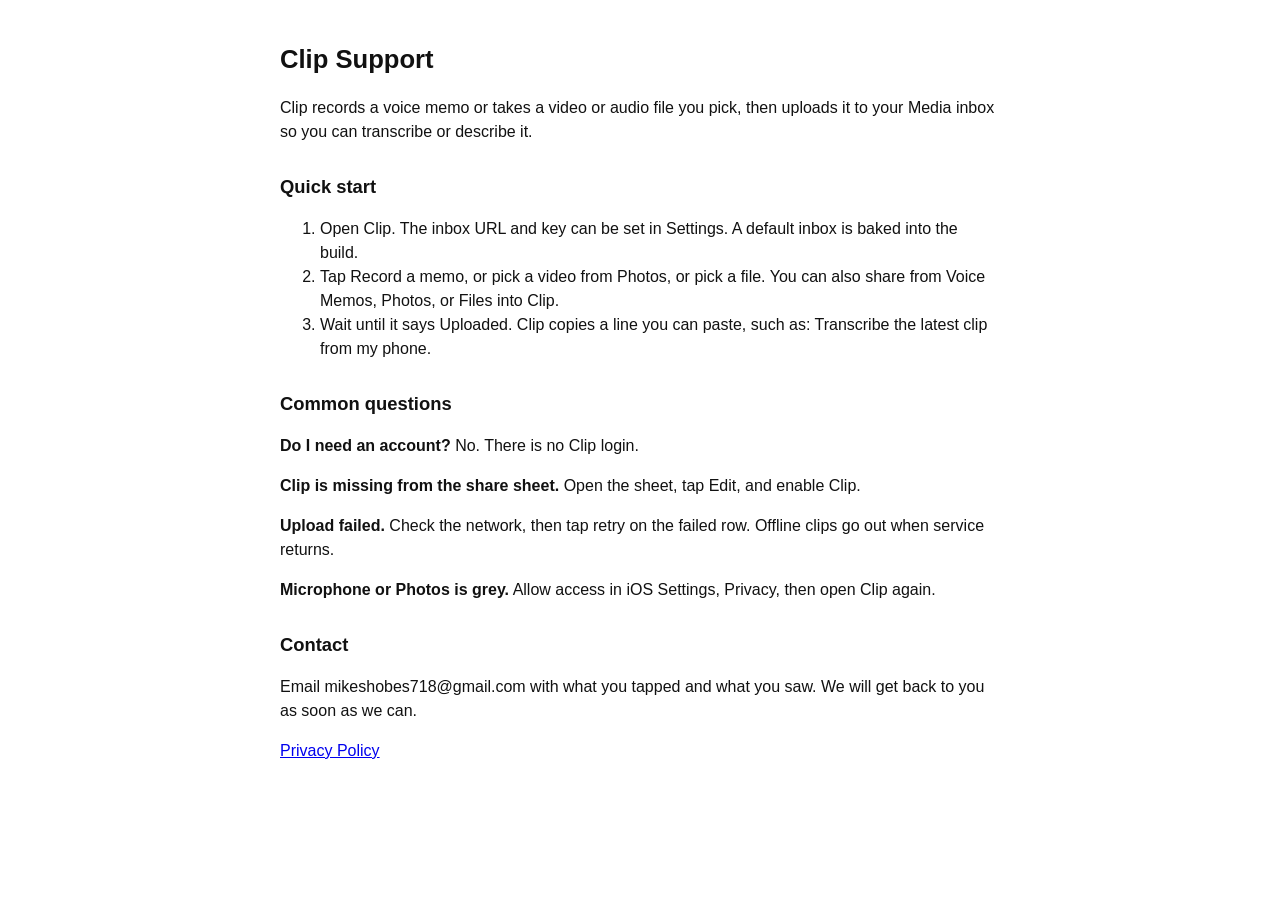
<file: clip/support.html>
<!DOCTYPE html>
<html lang="en">
<head>
  <meta charset="utf-8">
  <meta name="viewport" content="width=device-width, initial-scale=1">
  <title>Clip Support</title>
  <style>
    body { font-family: -apple-system, BlinkMacSystemFont, sans-serif; max-width: 720px; margin: 40px auto; padding: 0 20px; line-height: 1.5; color: #111; }
    h1 { font-size: 1.6rem; }
    h2 { font-size: 1.15rem; margin-top: 1.6em; }
  </style>
</head>
<body>
  <h1>Clip Support</h1>
  <p>Clip records a voice memo or takes a video or audio file you pick, then uploads it to your Media inbox so you can transcribe or describe it.</p>

  <h2>Quick start</h2>
  <ol>
    <li>Open Clip. The inbox URL and key can be set in Settings. A default inbox is baked into the build.</li>
    <li>Tap Record a memo, or pick a video from Photos, or pick a file. You can also share from Voice Memos, Photos, or Files into Clip.</li>
    <li>Wait until it says Uploaded. Clip copies a line you can paste, such as: Transcribe the latest clip from my phone.</li>
  </ol>

  <h2>Common questions</h2>
  <p><strong>Do I need an account?</strong> No. There is no Clip login.</p>
  <p><strong>Clip is missing from the share sheet.</strong> Open the sheet, tap Edit, and enable Clip.</p>
  <p><strong>Upload failed.</strong> Check the network, then tap retry on the failed row. Offline clips go out when service returns.</p>
  <p><strong>Microphone or Photos is grey.</strong> Allow access in iOS Settings, Privacy, then open Clip again.</p>

  <h2>Contact</h2>
  <p>Email mikeshobes718@gmail.com with what you tapped and what you saw. We will get back to you as soon as we can.</p>

  <p><a href="./privacy.html">Privacy Policy</a></p>
</body>
</html>
</file>
<file: promo/src/style.css>
@font-face{font-family:"Geist";src:url(fonts/geist.woff2) format("woff2");font-weight:100 900}
@font-face{font-family:"Geist Mono";src:url(fonts/geist-mono.woff2) format("woff2");font-weight:100 900}

:root{
  --bg:#08090b; --fg:#f3f5f6; --muted:#a0a8b0; --dim:#5a6168;
  --mint:#6ee7c8; --blue:#8ab4ff; --violet:#b69cff; --pink:#ff8fc7;
  --glass-bd:rgba(255,255,255,.14);
}
*{box-sizing:border-box}
html,body{margin:0;width:1920px;height:1080px;overflow:hidden;background:var(--bg);color:var(--fg);
  font-family:"Geist",sans-serif;-webkit-font-smoothing:antialiased;text-rendering:geometricPrecision}
#stage{position:absolute;inset:0;overflow:hidden}
#bg{position:absolute;inset:0;width:1920px;height:1080px}
#world{position:absolute;inset:0;perspective:1800px;transform-style:preserve-3d}
.scene{position:absolute;inset:0;display:none;transform-style:preserve-3d}
.abs{position:absolute}
.center{position:absolute;left:50%;top:50%;transform:translate(-50%,-50%)}
.mono{font-family:"Geist Mono",monospace}

/* overlays */
#flash{position:absolute;inset:0;pointer-events:none;mix-blend-mode:screen;opacity:0}
#vignette{position:absolute;inset:0;pointer-events:none;
  background:radial-gradient(120% 90% at 50% 50%,transparent 55%,rgba(0,0,0,.55) 100%)}
#hud{position:absolute;inset:0;pointer-events:none;font-family:"Geist Mono",monospace;font-size:15px;
  letter-spacing:.08em;color:rgba(243,245,246,.42);text-transform:uppercase}
#hud .c{position:absolute;display:flex;gap:12px;align-items:center}
#hud .tl{left:56px;top:44px} #hud .tr{right:56px;top:44px} #hud .bl{left:56px;bottom:44px} #hud .br{right:56px;bottom:44px}
#hud .dot{width:8px;height:8px;border-radius:50%;background:var(--mint);box-shadow:0 0 12px var(--mint)}
.corner{position:absolute;width:26px;height:26px;border-color:rgba(243,245,246,.28);border-style:solid;border-width:0}
.corner.a{left:32px;top:28px;border-left-width:1.5px;border-top-width:1.5px}
.corner.b{right:32px;top:28px;border-right-width:1.5px;border-top-width:1.5px}
.corner.c{left:32px;bottom:28px;border-left-width:1.5px;border-bottom-width:1.5px}
.corner.d{right:32px;bottom:28px;border-right-width:1.5px;border-bottom-width:1.5px}

/* liquid glass */
.glass{position:absolute;border-radius:30px;
  background:linear-gradient(145deg,rgba(255,255,255,.115),rgba(255,255,255,.025) 45%,rgba(255,255,255,.06));
  border:1px solid rgba(255,255,255,.16);
  box-shadow:inset 0 1px 0 rgba(255,255,255,.32),inset 0 -1px 0 rgba(255,255,255,.06),inset 0 0 40px rgba(255,255,255,.03),0 40px 120px rgba(0,0,0,.55);
  backdrop-filter:blur(22px) saturate(170%);overflow:hidden}
.glass::before{content:"";position:absolute;inset:0;border-radius:inherit;pointer-events:none;
  background:linear-gradient(115deg,transparent 30%,rgba(255,255,255,.10) 42%,transparent 55%);
  background-size:300% 100%;background-position:var(--sheen,120%) 0}
.glass.solid{backdrop-filter:none;background:linear-gradient(145deg,rgba(26,30,36,.92),rgba(12,14,17,.92))}

.chip{display:inline-flex;align-items:center;gap:12px;padding:12px 22px;border-radius:999px;font-size:26px;font-weight:500;
  background:rgba(255,255,255,.07);border:1px solid rgba(255,255,255,.16);white-space:nowrap;
  box-shadow:inset 0 1px 0 rgba(255,255,255,.22)}
.chip i{width:10px;height:10px;border-radius:50%;background:var(--mint);box-shadow:0 0 14px var(--mint)}

.grad{background:linear-gradient(100deg,#f3f5f6 0%,#6ee7c8 40%,#8ab4ff 70%,#f3f5f6 100%);background-size:250% 100%;
  -webkit-background-clip:text;background-clip:text;color:transparent}
.mintglow{color:var(--mint);text-shadow:0 0 30px rgba(110,231,200,.55)}

/* terminal */
.term{width:1000px;padding:0;font-family:"Geist Mono",monospace;font-size:27px;line-height:1.62}
.term .bar{height:56px;display:flex;align-items:center;gap:10px;padding:0 22px;border-bottom:1px solid rgba(255,255,255,.08);
  font-size:17px;color:var(--muted);letter-spacing:.04em}
.term .bar b{width:13px;height:13px;border-radius:50%;background:rgba(255,255,255,.18)}
.term .bar span{margin-left:auto;margin-right:auto;transform:translateX(-30px)}
.term .body{padding:26px 34px 34px;min-height:200px}
.term .ln{white-space:pre;height:1.62em;overflow:visible}
.term .p{color:var(--mint)}
.term .ok{color:var(--mint)}
.term .k{color:var(--muted)}
.term .v{color:var(--blue)}
.term .cur{display:inline-block;width:.6em;height:1.1em;background:var(--fg);vertical-align:-0.18em;margin-left:2px}

.word{font-weight:700;letter-spacing:-.055em;line-height:.9;white-space:nowrap}
.card h3{margin:0;font-size:36px;font-weight:600;letter-spacing:-.02em}
.card p{margin:10px 0 0;font-size:21px;color:var(--muted);line-height:1.4}
.card .tag{font-family:"Geist Mono",monospace;font-size:15px;letter-spacing:.1em;color:var(--mint);text-transform:uppercase}
.icon{border-radius:22.5%;overflow:hidden;box-shadow:0 20px 60px rgba(0,0,0,.6),inset 0 0 0 1px rgba(255,255,255,.12)}
.icon img{width:100%;height:100%;display:block}
</file>
